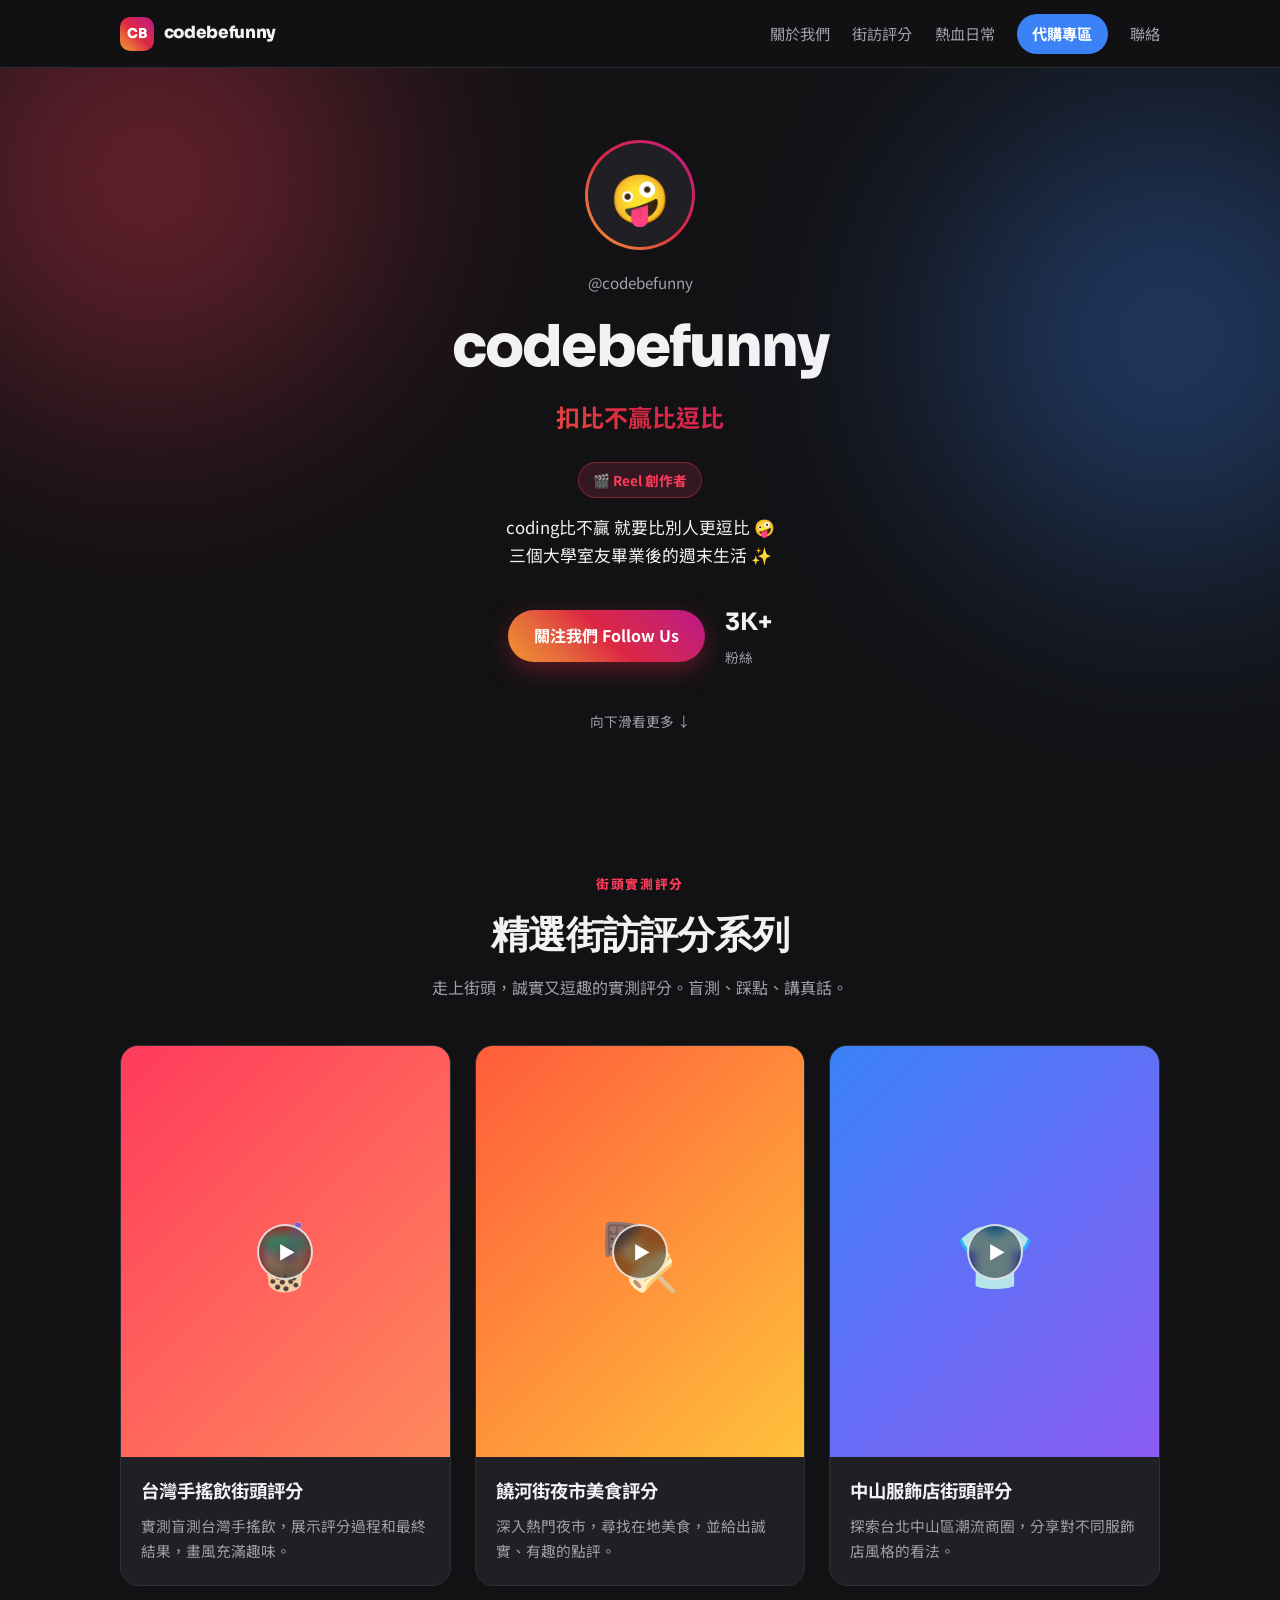
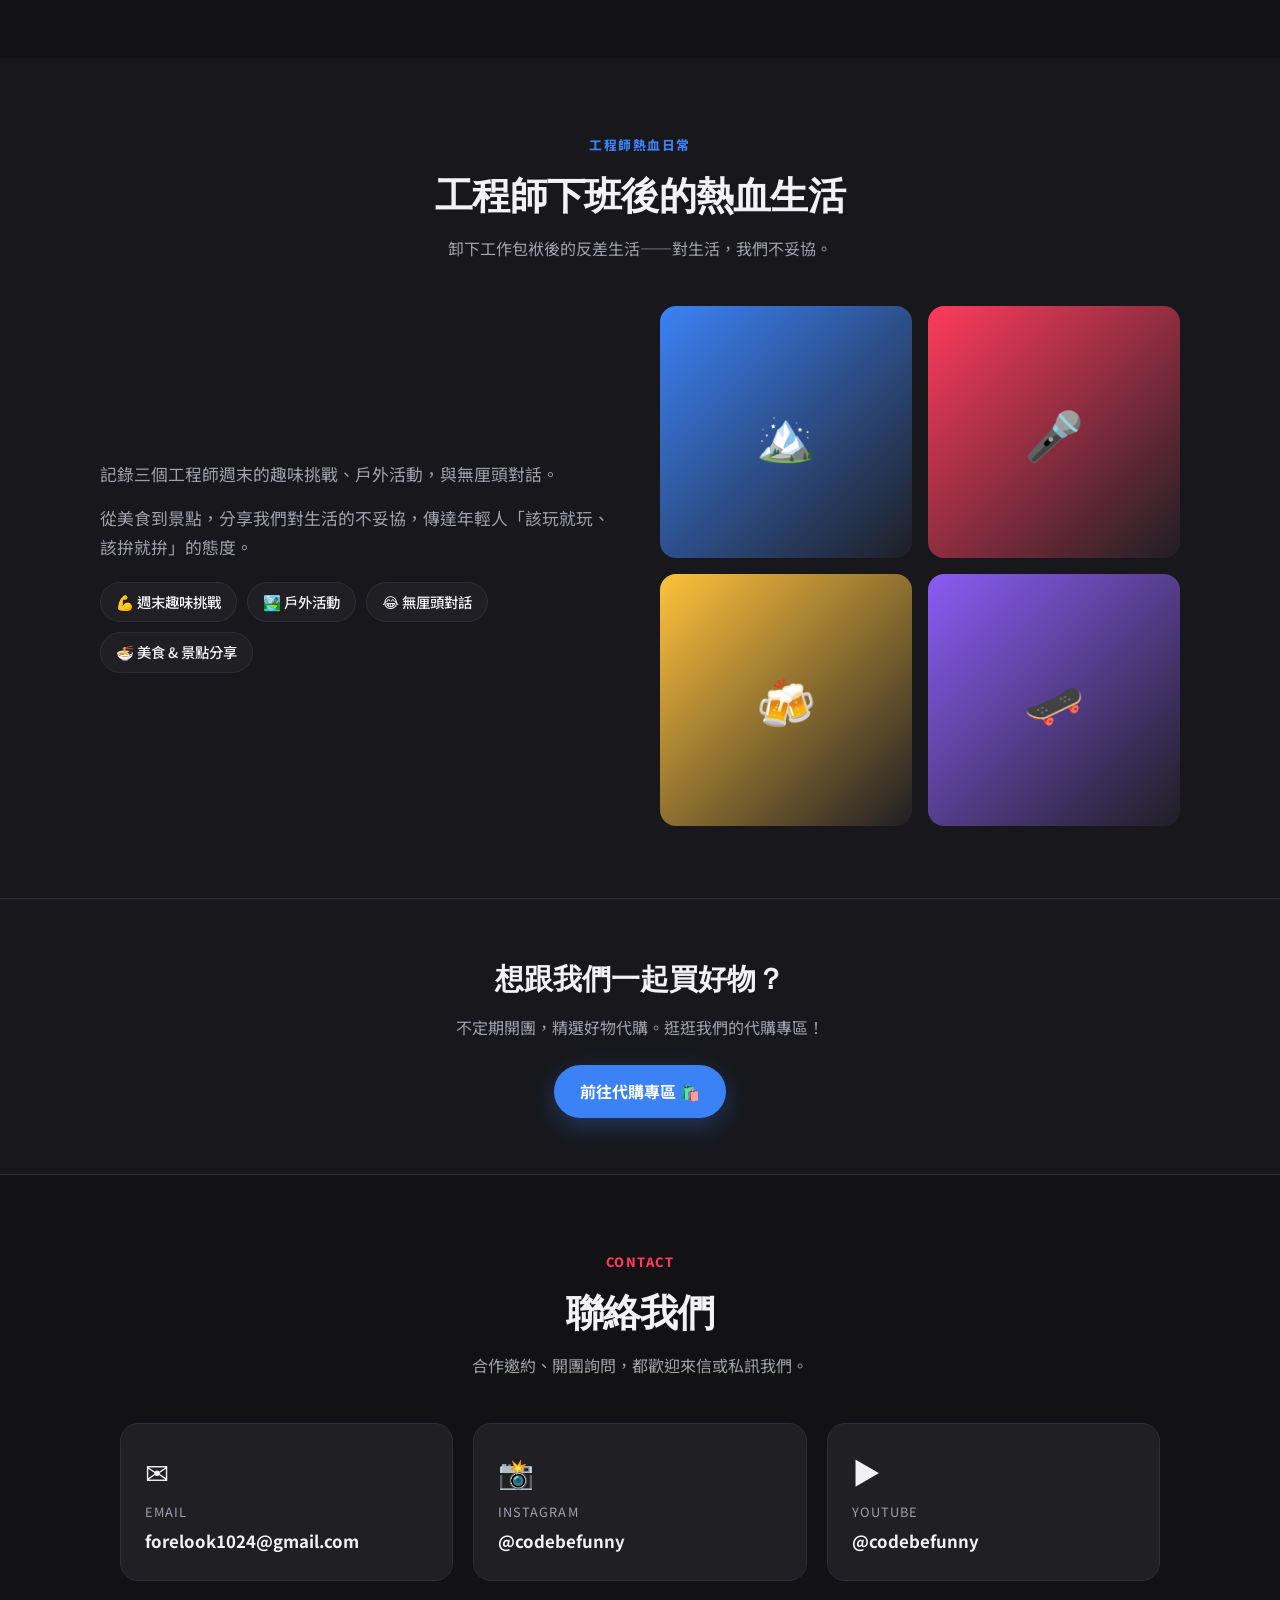
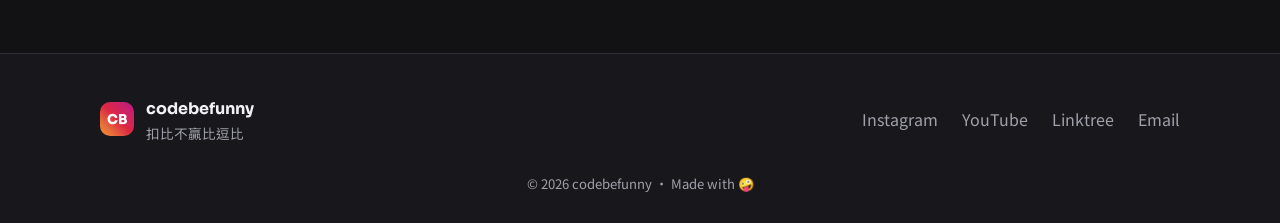
<file: index.html>
<!DOCTYPE html>
<html lang="zh-Hant">
<head>
  <meta charset="UTF-8" />
  <meta name="viewport" content="width=device-width, initial-scale=1.0" />
  <title>codebefunny (@codebefunny) — 扣比不贏比逗比</title>
  <meta name="description" content="codebefunny — Reel 創作者。coding比不贏 就要比別人更逗比 🤪 三個大學室友畢業後的週末生活。街頭實測評分系列、工程師熱血日常。" />

  <!-- Open Graph / 社群分享預覽 -->
  <meta property="og:title" content="codebefunny (@codebefunny) — 扣比不贏比逗比" />
  <meta property="og:description" content="Reel 創作者｜coding比不贏 就要比別人更逗比 🤪" />
  <meta property="og:type" content="website" />

  <!-- 字體 -->
  <link rel="preconnect" href="https://fonts.googleapis.com" />
  <link rel="preconnect" href="https://fonts.gstatic.com" crossorigin />
  <link href="https://fonts.googleapis.com/css2?family=Noto+Sans+TC:wght@400;500;700;900&family=Sora:wght@400;600;700;800&display=swap" rel="stylesheet" />

  <link rel="stylesheet" href="assets/css/style.css" />
</head>
<body>

  <!-- ============ 導覽列 ============ -->
  <header class="nav" id="top">
    <div class="nav__inner">
      <a href="#top" class="nav__brand">
        <span class="nav__logo">CB</span>
        <span class="nav__name">codebefunny</span>
      </a>
      <nav class="nav__links" id="navLinks">
        <a href="#intro">關於我們</a>
        <a href="#reviews">街訪評分</a>
        <a href="#daily">熱血日常</a>
        <a href="daigou.html" class="nav__cta">代購專區</a>
        <a href="#contact">聯絡</a>
      </nav>
      <button class="nav__toggle" id="navToggle" aria-label="開啟選單">☰</button>
    </div>
  </header>

  <!-- ============ Hero / 頂部介紹 ============ -->
  <section class="hero" id="intro">
    <div class="hero__glow hero__glow--red"></div>
    <div class="hero__glow hero__glow--blue"></div>

    <div class="hero__inner">
      <div class="hero__avatar">
        <!-- 之後可替換為大頭貼：<img src="assets/img/avatar.jpg" alt="codebefunny"> -->
        <span>🤪</span>
      </div>

      <p class="hero__handle">@codebefunny</p>
      <h1 class="hero__title">codebefunny</h1>
      <p class="hero__slogan">扣比不贏比逗比</p>

      <div class="hero__bio">
        <span class="badge badge--red">🎬 Reel 創作者</span>
        <p class="hero__line">coding比不贏 就要比別人更逗比 🤪</p>
        <p class="hero__line">三個大學室友畢業後的週末生活 ✨</p>
      </div>

      <div class="hero__actions">
        <a class="btn btn--gradient" href="https://instagram.com/codebefunny" target="_blank" rel="noopener">
          關注我們 Follow Us
        </a>
        <div class="follower-count">
          <strong>3K+</strong>
          <span>粉絲</span>
        </div>
      </div>
    </div>

    <div class="hero__scroll">向下滑看更多 ↓</div>
  </section>

  <!-- ============ 街頭實測評分系列 ============ -->
  <section class="section" id="reviews">
    <div class="section__head">
      <span class="eyebrow eyebrow--red">街頭實測評分</span>
      <h2 class="section__title">精選街訪評分系列</h2>
      <p class="section__sub">走上街頭，誠實又逗趣的實測評分。盲測、踩點、講真話。</p>
    </div>

    <div class="cards">
      <!-- 卡片 1：手搖飲 -->
      <article class="card">
        <a class="card__thumb thumb--drink" href="https://instagram.com/codebefunny" target="_blank" rel="noopener">
          <!-- 替換縮圖：在此 div 加上 <img src="assets/img/review-drink.jpg" alt="..."> 並移除 emoji -->
          <span class="card__emoji">🧋</span>
          <span class="card__play" aria-hidden="true">▶</span>
        </a>
        <div class="card__body">
          <h3 class="card__title">台灣手搖飲街頭評分</h3>
          <p class="card__desc">實測盲測台灣手搖飲，展示評分過程和最終結果，畫風充滿趣味。</p>
        </div>
      </article>

      <!-- 卡片 2：夜市美食 -->
      <article class="card">
        <a class="card__thumb thumb--food" href="https://instagram.com/codebefunny" target="_blank" rel="noopener">
          <span class="card__emoji">🍢</span>
          <span class="card__play" aria-hidden="true">▶</span>
        </a>
        <div class="card__body">
          <h3 class="card__title">饒河街夜市美食評分</h3>
          <p class="card__desc">深入熱門夜市，尋找在地美食，並給出誠實、有趣的點評。</p>
        </div>
      </article>

      <!-- 卡片 3：服飾店 -->
      <article class="card">
        <a class="card__thumb thumb--fashion" href="https://instagram.com/codebefunny" target="_blank" rel="noopener">
          <span class="card__emoji">👕</span>
          <span class="card__play" aria-hidden="true">▶</span>
        </a>
        <div class="card__body">
          <h3 class="card__title">中山服飾店街頭評分</h3>
          <p class="card__desc">探索台北中山區潮流商圈，分享對不同服飾店風格的看法。</p>
        </div>
      </article>
    </div>
  </section>

  <!-- ============ 工程師熱血日常 ============ -->
  <section class="section section--alt" id="daily">
    <div class="section__head">
      <span class="eyebrow eyebrow--blue">工程師熱血日常</span>
      <h2 class="section__title">工程師下班後的熱血生活</h2>
      <p class="section__sub">卸下工作包袱後的反差生活——對生活，我們不妥協。</p>
    </div>

    <div class="daily">
      <div class="daily__text">
        <p>記錄三個工程師週末的趣味挑戰、戶外活動，與無厘頭對話。</p>
        <p>從美食到景點，分享我們對生活的不妥協，傳達年輕人「該玩就玩、該拚就拚」的態度。</p>
        <ul class="daily__tags">
          <li>💪 週末趣味挑戰</li>
          <li>🏞️ 戶外活動</li>
          <li>😂 無厘頭對話</li>
          <li>🍜 美食 &amp; 景點分享</li>
        </ul>
      </div>
      <div class="daily__grid">
        <div class="daily__tile t1"><span>🏔️</span></div>
        <div class="daily__tile t2"><span>🎤</span></div>
        <div class="daily__tile t3"><span>🍻</span></div>
        <div class="daily__tile t4"><span>🛹</span></div>
      </div>
    </div>
  </section>

  <!-- ============ 代購 CTA ============ -->
  <section class="promo">
    <div class="promo__inner">
      <h2>想跟我們一起買好物？</h2>
      <p>不定期開團，精選好物代購。逛逛我們的代購專區！</p>
      <a class="btn btn--blue" href="daigou.html">前往代購專區 🛍️</a>
    </div>
  </section>

  <!-- ============ 聯絡方式 ============ -->
  <section class="section" id="contact">
    <div class="section__head">
      <span class="eyebrow eyebrow--red">Contact</span>
      <h2 class="section__title">聯絡我們</h2>
      <p class="section__sub">合作邀約、開團詢問，都歡迎來信或私訊我們。</p>
    </div>

    <div class="contact">
      <a class="contact__item" href="mailto:forelook1024@gmail.com">
        <span class="contact__icon">✉️</span>
        <span class="contact__label">Email</span>
        <span class="contact__value">forelook1024@gmail.com</span>
      </a>
      <a class="contact__item" href="https://instagram.com/codebefunny" target="_blank" rel="noopener">
        <span class="contact__icon">📸</span>
        <span class="contact__label">Instagram</span>
        <span class="contact__value">@codebefunny</span>
      </a>
      <a class="contact__item" href="https://youtube.com/@codebefunny" target="_blank" rel="noopener">
        <span class="contact__icon">▶️</span>
        <span class="contact__label">YouTube</span>
        <span class="contact__value">@codebefunny</span>
      </a>
    </div>
  </section>

  <!-- ============ 頁尾 ============ -->
  <footer class="footer">
    <div class="footer__inner">
      <div class="footer__brand">
        <span class="nav__logo">CB</span>
        <div>
          <strong>codebefunny</strong>
          <p>扣比不贏比逗比</p>
        </div>
      </div>

      <div class="footer__links">
        <a href="https://instagram.com/codebefunny" target="_blank" rel="noopener">Instagram</a>
        <a href="https://youtube.com/@codebefunny" target="_blank" rel="noopener">YouTube</a>
        <!-- 將下方換成你的 Linktree 連結 -->
        <a href="https://linktr.ee/codebefunny" target="_blank" rel="noopener">Linktree</a>
        <a href="mailto:forelook1024@gmail.com">Email</a>
      </div>
    </div>
    <p class="footer__copy">© <span id="year"></span> codebefunny · Made with 🤪</p>
  </footer>

  <script src="assets/js/main.js"></script>
</body>
</html>
</file>
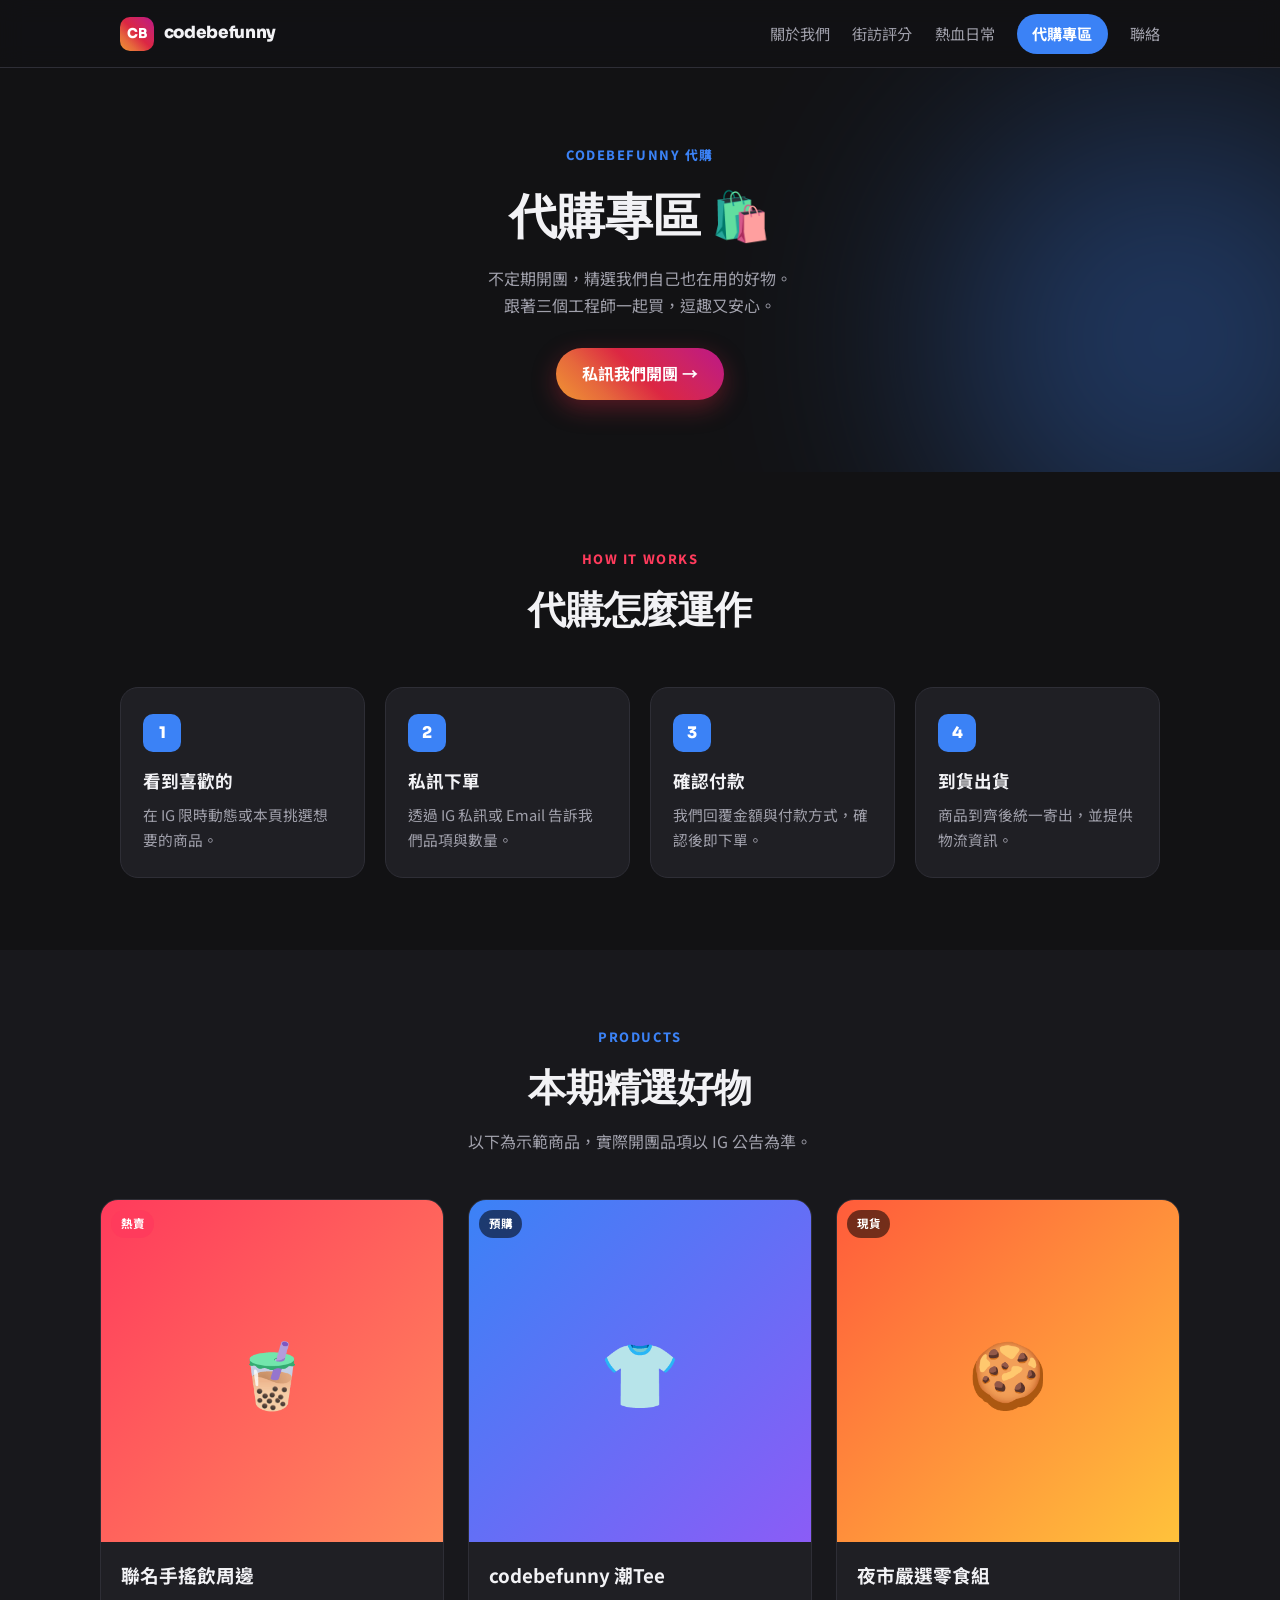
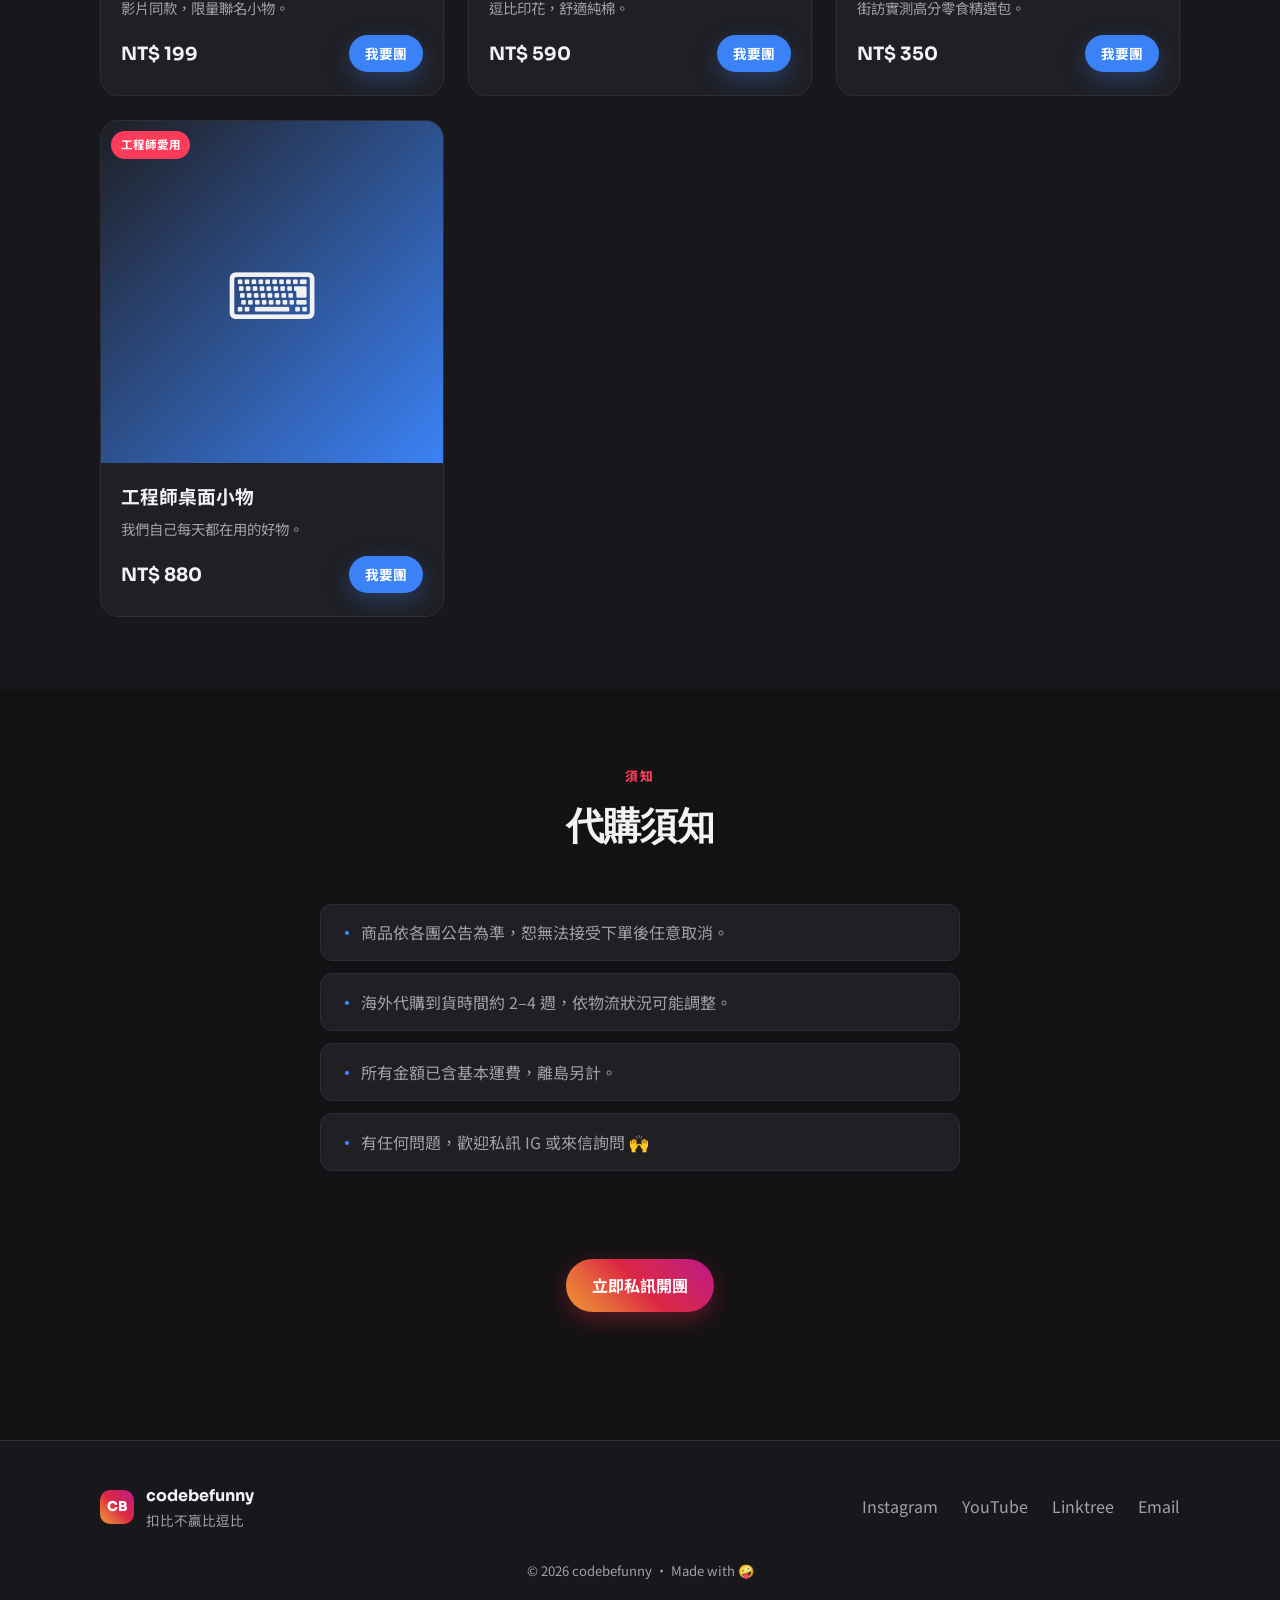
<file: daigou.html>
<!DOCTYPE html>
<html lang="zh-Hant">
<head>
  <meta charset="UTF-8" />
  <meta name="viewport" content="width=device-width, initial-scale=1.0" />
  <title>代購專區 — codebefunny</title>
  <meta name="description" content="codebefunny 代購專區：不定期開團，精選好物代購。" />

  <link rel="preconnect" href="https://fonts.googleapis.com" />
  <link rel="preconnect" href="https://fonts.gstatic.com" crossorigin />
  <link href="https://fonts.googleapis.com/css2?family=Noto+Sans+TC:wght@400;500;700;900&family=Sora:wght@400;600;700;800&display=swap" rel="stylesheet" />

  <link rel="stylesheet" href="assets/css/style.css" />
</head>
<body>

  <!-- ============ 導覽列 ============ -->
  <header class="nav" id="top">
    <div class="nav__inner">
      <a href="index.html" class="nav__brand">
        <span class="nav__logo">CB</span>
        <span class="nav__name">codebefunny</span>
      </a>
      <nav class="nav__links" id="navLinks">
        <a href="index.html#intro">關於我們</a>
        <a href="index.html#reviews">街訪評分</a>
        <a href="index.html#daily">熱血日常</a>
        <a href="daigou.html" class="nav__cta">代購專區</a>
        <a href="index.html#contact">聯絡</a>
      </nav>
      <button class="nav__toggle" id="navToggle" aria-label="開啟選單">☰</button>
    </div>
  </header>

  <!-- ============ 代購 Hero ============ -->
  <section class="shop-hero">
    <div class="hero__glow hero__glow--blue"></div>
    <div class="shop-hero__inner">
      <span class="eyebrow eyebrow--blue">codebefunny 代購</span>
      <h1>代購專區 🛍️</h1>
      <p>不定期開團，精選我們自己也在用的好物。<br/>跟著三個工程師一起買，逗趣又安心。</p>
      <a class="btn btn--gradient" href="https://reurl.cc/bdVKmX" target="_blank" rel="noopener">私訊我們開團 →</a>
    </div>
  </section>

  <!-- ============ 開團流程 ============ -->
  <section class="section">
    <div class="section__head">
      <span class="eyebrow eyebrow--red">How it works</span>
      <h2 class="section__title">代購怎麼運作</h2>
    </div>
    <div class="steps">
      <div class="step">
        <span class="step__num">1</span>
        <h3>看到喜歡的</h3>
        <p>在 IG 限時動態或本頁挑選想要的商品。</p>
      </div>
      <div class="step">
        <span class="step__num">2</span>
        <h3>私訊下單</h3>
        <p>透過 IG 私訊或 Email 告訴我們品項與數量。</p>
      </div>
      <div class="step">
        <span class="step__num">3</span>
        <h3>確認付款</h3>
        <p>我們回覆金額與付款方式，確認後即下單。</p>
      </div>
      <div class="step">
        <span class="step__num">4</span>
        <h3>到貨出貨</h3>
        <p>商品到齊後統一寄出，並提供物流資訊。</p>
      </div>
    </div>
  </section>

  <!-- ============ 商品列表 ============ -->
  <section class="section section--alt">
    <div class="section__head">
      <span class="eyebrow eyebrow--blue">Products</span>
      <h2 class="section__title">本期精選好物</h2>
      <p class="section__sub">以下為示範商品，實際開團品項以 IG 公告為準。</p>
    </div>

    <div class="cards">
      <!-- 商品卡片 1 -->
      <article class="product">
        <div class="product__thumb thumb--drink">
          <!-- 替換為商品圖：<img src="assets/img/product-1.jpg" alt="商品名稱"> -->
          <span class="card__emoji">🧋</span>
          <span class="tag tag--hot">熱賣</span>
        </div>
        <div class="product__body">
          <h3>聯名手搖飲周邊</h3>
          <p class="product__desc">影片同款，限量聯名小物。</p>
          <div class="product__foot">
            <span class="price">NT$ 199</span>
            <a class="btn btn--sm btn--blue" href="https://reurl.cc/bdVKmX" target="_blank" rel="noopener">我要團</a>
          </div>
        </div>
      </article>

      <!-- 商品卡片 2 -->
      <article class="product">
        <div class="product__thumb thumb--fashion">
          <span class="card__emoji">👕</span>
          <span class="tag">預購</span>
        </div>
        <div class="product__body">
          <h3>codebefunny 潮Tee</h3>
          <p class="product__desc">逗比印花，舒適純棉。</p>
          <div class="product__foot">
            <span class="price">NT$ 590</span>
            <a class="btn btn--sm btn--blue" href="https://reurl.cc/bdVKmX" target="_blank" rel="noopener">我要團</a>
          </div>
        </div>
      </article>

      <!-- 商品卡片 3 -->
      <article class="product">
        <div class="product__thumb thumb--food">
          <span class="card__emoji">🍪</span>
          <span class="tag">現貨</span>
        </div>
        <div class="product__body">
          <h3>夜市嚴選零食組</h3>
          <p class="product__desc">街訪實測高分零食精選包。</p>
          <div class="product__foot">
            <span class="price">NT$ 350</span>
            <a class="btn btn--sm btn--blue" href="https://reurl.cc/bdVKmX" target="_blank" rel="noopener">我要團</a>
          </div>
        </div>
      </article>

      <!-- 商品卡片 4 -->
      <article class="product">
        <div class="product__thumb thumb--tech">
          <span class="card__emoji">⌨️</span>
          <span class="tag tag--hot">工程師愛用</span>
        </div>
        <div class="product__body">
          <h3>工程師桌面小物</h3>
          <p class="product__desc">我們自己每天都在用的好物。</p>
          <div class="product__foot">
            <span class="price">NT$ 880</span>
            <a class="btn btn--sm btn--blue" href="https://reurl.cc/bdVKmX" target="_blank" rel="noopener">我要團</a>
          </div>
        </div>
      </article>
    </div>
  </section>

  <!-- ============ 代購須知 ============ -->
  <section class="section">
    <div class="section__head">
      <span class="eyebrow eyebrow--red">須知</span>
      <h2 class="section__title">代購須知</h2>
    </div>
    <ul class="notes">
      <li>商品依各團公告為準，恕無法接受下單後任意取消。</li>
      <li>海外代購到貨時間約 2–4 週，依物流狀況可能調整。</li>
      <li>所有金額已含基本運費，離島另計。</li>
      <li>有任何問題，歡迎私訊 IG 或來信詢問 🙌</li>
    </ul>
    <div class="promo__inner" style="margin-top:2rem;">
      <a class="btn btn--gradient" href="https://reurl.cc/bdVKmX" target="_blank" rel="noopener">立即私訊開團</a>
    </div>
  </section>

  <!-- ============ 頁尾 ============ -->
  <footer class="footer">
    <div class="footer__inner">
      <div class="footer__brand">
        <span class="nav__logo">CB</span>
        <div>
          <strong>codebefunny</strong>
          <p>扣比不贏比逗比</p>
        </div>
      </div>
      <div class="footer__links">
        <a href="https://instagram.com/codebefunny" target="_blank" rel="noopener">Instagram</a>
        <a href="https://youtube.com/@codebefunny" target="_blank" rel="noopener">YouTube</a>
        <a href="https://linktr.ee/codebefunny" target="_blank" rel="noopener">Linktree</a>
        <a href="mailto:forelook1024@gmail.com">Email</a>
      </div>
    </div>
    <p class="footer__copy">© <span id="year"></span> codebefunny · Made with 🤪</p>
  </footer>

  <script src="assets/js/main.js"></script>
</body>
</html>
</file>
<file: assets/css/style.css>
/* ============================================================
   codebefunny — 暗黑模式社群風格樣式
   配色：深灰底 + 紅 / 藍 點綴
   ============================================================ */

:root {
  --bg:        #121214;   /* 主背景：深灰暗黑 */
  --bg-alt:    #18181c;   /* 區塊交替背景 */
  --surface:   #1f1f24;   /* 卡片表面 */
  --surface-2: #26262d;   /* 卡片 hover */
  --line:      #2e2e36;   /* 邊框線 */
  --text:      #f2f2f5;   /* 主文字 */
  --text-dim:  #a0a0ab;   /* 次要文字 */
  --red:       #ff3b5c;   /* 點綴紅 */
  --blue:      #3b82f6;   /* 點綴藍 */
  --radius:    18px;
  --maxw:      1080px;
  --ig-grad:   linear-gradient(45deg, #f09433, #e6683c 25%, #dc2743 50%, #cc2366 75%, #bc1888);
}

* { margin: 0; padding: 0; box-sizing: border-box; }

html { scroll-behavior: smooth; }

body {
  background: var(--bg);
  color: var(--text);
  font-family: "Noto Sans TC", "Sora", system-ui, sans-serif;
  line-height: 1.7;
  -webkit-font-smoothing: antialiased;
  overflow-x: hidden;
}

a { color: inherit; text-decoration: none; }

/* ---------------- 導覽列 ---------------- */
.nav {
  position: sticky;
  top: 0;
  z-index: 100;
  background: rgba(18, 18, 20, 0.8);
  backdrop-filter: blur(12px);
  border-bottom: 1px solid var(--line);
}
.nav__inner {
  max-width: var(--maxw);
  margin: 0 auto;
  padding: 0.85rem 1.25rem;
  display: flex;
  align-items: center;
  justify-content: space-between;
}
.nav__brand { display: flex; align-items: center; gap: 0.6rem; font-weight: 800; }
.nav__logo {
  display: grid;
  place-items: center;
  width: 34px; height: 34px;
  border-radius: 10px;
  background: var(--ig-grad);
  font-family: "Sora", sans-serif;
  font-weight: 800;
  font-size: 0.85rem;
  color: #fff;
}
.nav__name { font-family: "Sora", sans-serif; font-size: 1.05rem; letter-spacing: -0.02em; }
.nav__links { display: flex; align-items: center; gap: 1.4rem; }
.nav__links a { color: var(--text-dim); font-size: 0.95rem; transition: color 0.2s; }
.nav__links a:hover { color: var(--text); }
.nav__cta {
  background: var(--blue);
  color: #fff !important;
  padding: 0.45rem 0.95rem;
  border-radius: 999px;
  font-weight: 700;
}
.nav__cta:hover { background: #2f6fd6; }
.nav__toggle {
  display: none;
  background: none; border: none;
  color: var(--text);
  font-size: 1.5rem; cursor: pointer;
}

/* ---------------- Hero ---------------- */
.hero {
  position: relative;
  text-align: center;
  padding: 4.5rem 1.25rem 4rem;
  overflow: hidden;
}
.hero__glow {
  position: absolute;
  width: 460px; height: 460px;
  border-radius: 50%;
  filter: blur(120px);
  opacity: 0.35;
  z-index: 0;
}
.hero__glow--red  { background: var(--red);  top: -120px; left: -80px; }
.hero__glow--blue { background: var(--blue); top: 40px;  right: -120px; }
.hero__inner { position: relative; z-index: 1; max-width: 720px; margin: 0 auto; }

.hero__avatar {
  width: 110px; height: 110px;
  border-radius: 50%;
  margin: 0 auto 1.25rem;
  display: grid; place-items: center;
  font-size: 3rem;
  background: var(--surface);
  border: 3px solid transparent;
  background-image: linear-gradient(var(--surface), var(--surface)), var(--ig-grad);
  background-origin: border-box;
  background-clip: content-box, border-box;
}
.hero__avatar img { width: 100%; height: 100%; border-radius: 50%; object-fit: cover; }

.hero__handle { color: var(--text-dim); font-size: 0.95rem; }
.hero__title {
  font-family: "Sora", sans-serif;
  font-size: clamp(2.4rem, 7vw, 3.6rem);
  font-weight: 800;
  letter-spacing: -0.03em;
  margin: 0.1rem 0;
}
.hero__slogan {
  font-size: clamp(1.1rem, 3.5vw, 1.5rem);
  font-weight: 700;
  background: var(--ig-grad);
  -webkit-background-clip: text;
  background-clip: text;
  -webkit-text-fill-color: transparent;
  margin-bottom: 1.5rem;
}
.hero__bio { margin: 1.5rem 0; }
.hero__line { color: var(--text); font-size: 1.05rem; }

.badge {
  display: inline-block;
  padding: 0.35rem 0.85rem;
  border-radius: 999px;
  font-size: 0.85rem;
  font-weight: 700;
  margin-bottom: 0.9rem;
}
.badge--red { background: rgba(255, 59, 92, 0.15); color: var(--red); border: 1px solid rgba(255,59,92,0.35); }

.hero__members { margin: 1.75rem 0; }
.hero__members-label { color: var(--text-dim); font-size: 0.85rem; margin-bottom: 0.6rem; }
.member-chips { display: flex; gap: 0.75rem; justify-content: center; flex-wrap: wrap; }
.chip {
  display: flex; flex-direction: column;
  background: var(--surface);
  border: 1px solid var(--line);
  border-radius: 14px;
  padding: 0.6rem 1.1rem;
  transition: transform 0.2s, border-color 0.2s;
}
.chip:hover { transform: translateY(-3px); border-color: var(--blue); }
.chip__role { font-weight: 700; font-size: 0.95rem; }
.chip__handle { color: var(--blue); font-size: 0.85rem; }

.hero__actions {
  display: flex; align-items: center; justify-content: center;
  gap: 1.25rem; margin-top: 2rem; flex-wrap: wrap;
}
.follower-count { text-align: left; }
.follower-count strong { display: block; font-size: 1.5rem; font-family: "Sora", sans-serif; }
.follower-count span { color: var(--text-dim); font-size: 0.85rem; }

.hero__scroll {
  position: relative; z-index: 1;
  margin-top: 2.5rem;
  color: var(--text-dim);
  font-size: 0.85rem;
  animation: bob 2s ease-in-out infinite;
}
@keyframes bob { 0%,100% { transform: translateY(0);} 50% { transform: translateY(6px);} }

/* ---------------- 按鈕 ---------------- */
.btn {
  display: inline-block;
  padding: 0.8rem 1.6rem;
  border-radius: 999px;
  font-weight: 700;
  font-size: 1rem;
  cursor: pointer;
  transition: transform 0.18s, box-shadow 0.18s, opacity 0.18s;
}
.btn:hover { transform: translateY(-2px); }
.btn--gradient { background: var(--ig-grad); color: #fff; box-shadow: 0 8px 24px rgba(220,39,67,0.35); }
.btn--blue { background: var(--blue); color: #fff; box-shadow: 0 8px 24px rgba(59,130,246,0.3); }
.btn--blue:hover { background: #2f6fd6; }
.btn--sm { padding: 0.45rem 1rem; font-size: 0.85rem; }

/* ---------------- 區塊通用 ---------------- */
.section { max-width: var(--maxw); margin: 0 auto; padding: 4.5rem 1.25rem; }
.section--alt { max-width: none; background: var(--bg-alt); }
.section--alt > * { max-width: var(--maxw); margin-left: auto; margin-right: auto; }
.section__head { text-align: center; margin-bottom: 2.75rem; }
.section__title {
  font-family: "Sora", sans-serif;
  font-size: clamp(1.7rem, 4.5vw, 2.4rem);
  font-weight: 800;
  letter-spacing: -0.02em;
  margin: 0.4rem 0;
}
.section__sub { color: var(--text-dim); max-width: 540px; margin: 0 auto; }
.eyebrow {
  display: inline-block;
  font-weight: 800;
  font-size: 0.8rem;
  letter-spacing: 0.12em;
  text-transform: uppercase;
}
.eyebrow--red  { color: var(--red); }
.eyebrow--blue { color: var(--blue); }

/* ---------------- 影片 / 商品卡片網格 ---------------- */
.cards {
  display: grid;
  grid-template-columns: repeat(auto-fit, minmax(260px, 1fr));
  gap: 1.5rem;
}
.card, .product {
  background: var(--surface);
  border: 1px solid var(--line);
  border-radius: var(--radius);
  overflow: hidden;
  transition: transform 0.22s, border-color 0.22s;
}
.card:hover, .product:hover { transform: translateY(-6px); border-color: var(--blue); }

.card__thumb, .product__thumb {
  position: relative;
  display: grid; place-items: center;
  aspect-ratio: 4 / 5;          /* Reel 直式比例 */
  font-size: 4rem;
  overflow: hidden;
}
.card__thumb img, .product__thumb img {
  position: absolute; inset: 0;
  width: 100%; height: 100%; object-fit: cover;
}
/* 縮圖漸層底（無真實圖時的視覺） */
.thumb--drink   { background: linear-gradient(135deg, #ff3b5c, #ff8a5c); }
.thumb--food    { background: linear-gradient(135deg, #ff5c3b, #ffc23b); }
.thumb--fashion { background: linear-gradient(135deg, #3b82f6, #8b5cf6); }
.thumb--tech    { background: linear-gradient(135deg, #1f1f24, #3b82f6); }

.card__play {
  position: absolute;
  width: 56px; height: 56px;
  display: grid; place-items: center;
  border-radius: 50%;
  background: rgba(0,0,0,0.45);
  backdrop-filter: blur(4px);
  border: 2px solid rgba(255,255,255,0.8);
  color: #fff; font-size: 1.1rem;
  padding-left: 4px;
  transition: transform 0.2s, background 0.2s;
}
.card__thumb:hover .card__play { transform: scale(1.12); background: rgba(0,0,0,0.65); }

.card__body, .product__body { padding: 1.1rem 1.25rem 1.4rem; }
.card__title { font-size: 1.15rem; font-weight: 700; margin-bottom: 0.4rem; }
.card__desc { color: var(--text-dim); font-size: 0.92rem; }

/* ---------------- 工程師熱血日常 ---------------- */
.daily {
  display: grid;
  grid-template-columns: 1fr 1fr;
  gap: 2.5rem;
  align-items: center;
}
.daily__text p { color: var(--text-dim); margin-bottom: 1rem; font-size: 1.05rem; }
.daily__tags { list-style: none; display: flex; flex-wrap: wrap; gap: 0.6rem; margin-top: 1.25rem; }
.daily__tags li {
  background: var(--surface);
  border: 1px solid var(--line);
  border-radius: 999px;
  padding: 0.45rem 0.95rem;
  font-size: 0.9rem;
  font-weight: 500;
}
.daily__grid {
  display: grid;
  grid-template-columns: 1fr 1fr;
  gap: 1rem;
}
.daily__tile {
  aspect-ratio: 1;
  border-radius: 16px;
  display: grid; place-items: center;
  font-size: 3rem;
}
.daily__tile.t1 { background: linear-gradient(135deg, #3b82f6, #1f1f24); }
.daily__tile.t2 { background: linear-gradient(135deg, #ff3b5c, #1f1f24); }
.daily__tile.t3 { background: linear-gradient(135deg, #ffc23b, #1f1f24); }
.daily__tile.t4 { background: linear-gradient(135deg, #8b5cf6, #1f1f24); }

/* ---------------- 代購 CTA 區 ---------------- */
.promo {
  background: var(--bg-alt);
  border-top: 1px solid var(--line);
  border-bottom: 1px solid var(--line);
}
.promo__inner { max-width: var(--maxw); margin: 0 auto; padding: 3.5rem 1.25rem; text-align: center; }
.promo__inner h2 { font-family: "Sora", sans-serif; font-size: 1.8rem; margin-bottom: 0.6rem; }
.promo__inner p { color: var(--text-dim); margin-bottom: 1.5rem; }

/* ---------------- 聯絡方式 ---------------- */
.contact {
  display: grid;
  grid-template-columns: repeat(auto-fit, minmax(220px, 1fr));
  gap: 1.25rem;
}
.contact__item {
  display: flex; flex-direction: column; align-items: flex-start;
  gap: 0.25rem;
  background: var(--surface);
  border: 1px solid var(--line);
  border-radius: var(--radius);
  padding: 1.5rem;
  transition: transform 0.2s, border-color 0.2s;
}
.contact__item:hover { transform: translateY(-4px); border-color: var(--red); }
.contact__icon { font-size: 1.8rem; }
.contact__label { color: var(--text-dim); font-size: 0.8rem; text-transform: uppercase; letter-spacing: 0.08em; }
.contact__value { font-weight: 700; font-size: 1.05rem; }

/* ---------------- 代購：Hero / 流程 / 商品 ---------------- */
.shop-hero {
  position: relative;
  text-align: center;
  padding: 4.5rem 1.25rem;
  overflow: hidden;
}
.shop-hero__inner { position: relative; z-index: 1; max-width: 640px; margin: 0 auto; }
.shop-hero h1 { font-family: "Sora", sans-serif; font-size: clamp(2.2rem, 6vw, 3rem); margin: 0.5rem 0; }
.shop-hero p { color: var(--text-dim); margin-bottom: 1.75rem; }

.steps {
  display: grid;
  grid-template-columns: repeat(auto-fit, minmax(200px, 1fr));
  gap: 1.25rem;
}
.step {
  background: var(--surface);
  border: 1px solid var(--line);
  border-radius: var(--radius);
  padding: 1.6rem 1.4rem;
}
.step__num {
  display: grid; place-items: center;
  width: 38px; height: 38px;
  border-radius: 10px;
  background: var(--blue);
  color: #fff; font-weight: 800;
  font-family: "Sora", sans-serif;
  margin-bottom: 0.9rem;
}
.step h3 { font-size: 1.1rem; margin-bottom: 0.35rem; }
.step p { color: var(--text-dim); font-size: 0.92rem; }

.product__thumb { aspect-ratio: 1 / 1; }
.tag {
  position: absolute; top: 10px; left: 10px;
  background: rgba(0,0,0,0.55);
  backdrop-filter: blur(4px);
  color: #fff;
  font-size: 0.72rem; font-weight: 700;
  padding: 0.25rem 0.6rem;
  border-radius: 999px;
}
.tag--hot { background: var(--red); }
.product__desc { color: var(--text-dim); font-size: 0.9rem; margin: 0.3rem 0 0.9rem; }
.product__foot { display: flex; align-items: center; justify-content: space-between; }
.price { font-family: "Sora", sans-serif; font-weight: 700; font-size: 1.15rem; }

.notes {
  max-width: 640px; margin: 0 auto;
  list-style: none;
}
.notes li {
  position: relative;
  background: var(--surface);
  border: 1px solid var(--line);
  border-radius: 12px;
  padding: 0.9rem 1.1rem 0.9rem 2.5rem;
  margin-bottom: 0.75rem;
  color: var(--text-dim);
}
.notes li::before {
  content: "•";
  position: absolute; left: 1.1rem;
  color: var(--blue); font-weight: 800;
}

/* ---------------- 頁尾 ---------------- */
.footer {
  border-top: 1px solid var(--line);
  background: var(--bg-alt);
  padding: 2.5rem 1.25rem 1.75rem;
}
.footer__inner {
  max-width: var(--maxw); margin: 0 auto;
  display: flex; align-items: center; justify-content: space-between;
  flex-wrap: wrap; gap: 1.5rem;
}
.footer__brand { display: flex; align-items: center; gap: 0.75rem; }
.footer__brand strong { font-family: "Sora", sans-serif; }
.footer__brand p { color: var(--text-dim); font-size: 0.85rem; }
.footer__links { display: flex; gap: 1.5rem; flex-wrap: wrap; }
.footer__links a { color: var(--text-dim); transition: color 0.2s; }
.footer__links a:hover { color: var(--text); }
.footer__copy {
  max-width: var(--maxw); margin: 1.75rem auto 0;
  text-align: center; color: var(--text-dim); font-size: 0.82rem;
}

/* ---------------- RWD ---------------- */
@media (max-width: 720px) {
  .nav__toggle { display: block; }
  .nav__links {
    position: absolute;
    top: 100%; left: 0; right: 0;
    flex-direction: column;
    align-items: stretch;
    gap: 0;
    background: var(--bg);
    border-bottom: 1px solid var(--line);
    max-height: 0; overflow: hidden;
    transition: max-height 0.3s ease;
  }
  .nav__links.open { max-height: 380px; }
  .nav__links a { padding: 0.9rem 1.25rem; border-top: 1px solid var(--line); }
  .nav__cta { border-radius: 0; }
  .daily { grid-template-columns: 1fr; }
}
</file>
